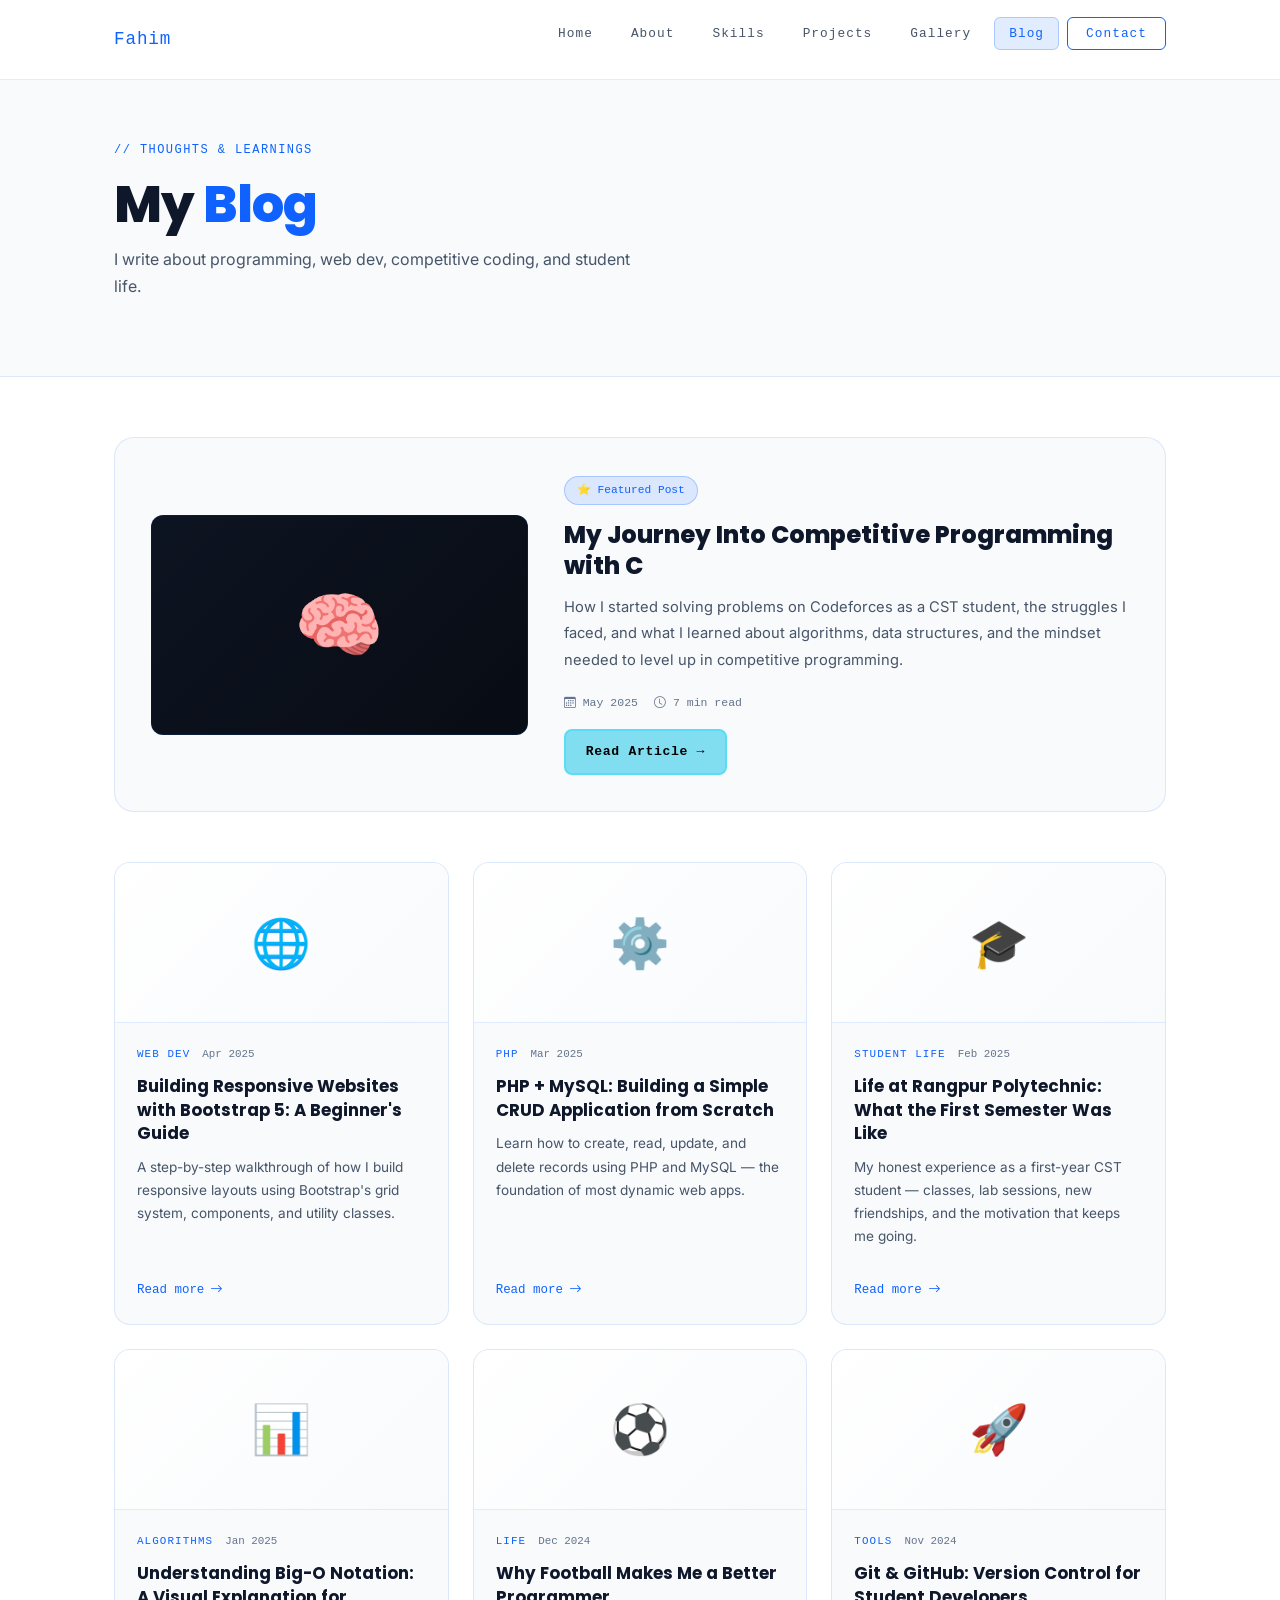
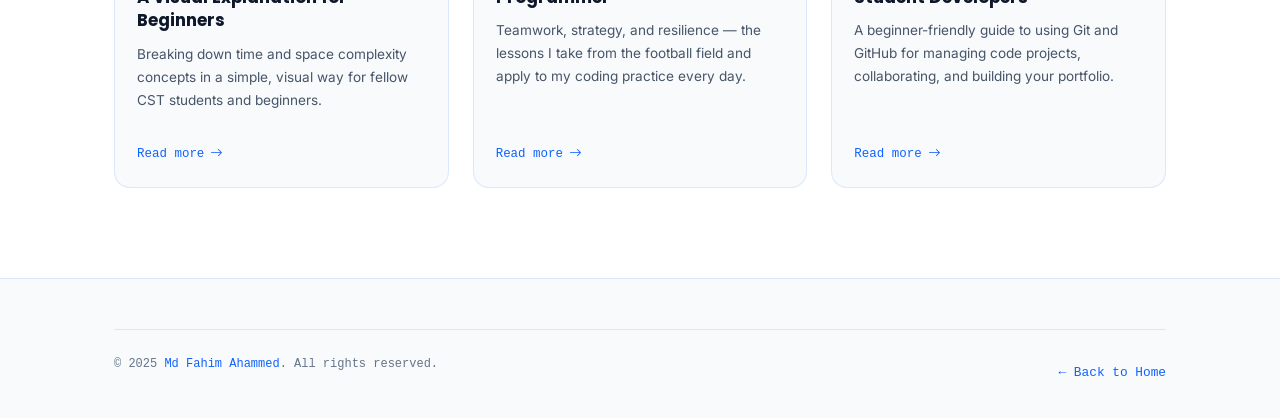
<file: blog.html>
<!DOCTYPE html>
<html lang="en">
<head>
  <meta charset="UTF-8" />
  <meta name="viewport" content="width=device-width, initial-scale=1.0" />
  <title>Blog | Md Fahim Ahammed</title>
  <link href="https://cdn.jsdelivr.net/npm/bootstrap@5.3.2/dist/css/bootstrap.min.css" rel="stylesheet" />
  <link href="https://cdn.jsdelivr.net/npm/bootstrap-icons@1.11.3/font/bootstrap-icons.css" rel="stylesheet" />
  <link rel="stylesheet" href="css/style.css" />
  <style>
    .page-hero {
      padding: 140px 0 60px;
      background: var(--bg-secondary);
      border-bottom: 1px solid var(--border);
    }
    .page-hero-tag {
      font-family: var(--font-mono);
      font-size: 0.75rem;
      color: var(--accent);
      letter-spacing: 0.12em;
      text-transform: uppercase;
      margin-bottom: 14px;
    }
    .page-hero-title {
      font-family: var(--font-display);
      font-size: clamp(2rem, 4vw, 3.2rem);
      font-weight: 800;
      letter-spacing: -0.02em;
    }
    .page-hero-title span { color: var(--accent); }
    .blog-section { padding: 60px 0 90px; }

    .featured-post {
      background: var(--bg-card);
      border: 1px solid var(--border);
      border-radius: 20px;
      padding: 36px;
      display: grid;
      grid-template-columns: 1fr 1.5fr;
      gap: 36px;
      align-items: center;
      margin-bottom: 50px;
      transition: var(--transition);
    }
    .featured-post:hover { border-color: var(--border-hover); box-shadow: var(--shadow-glow); }

    .featured-thumb {
      height: 220px;
      background: linear-gradient(135deg, #0d1421, #080c14);
      border-radius: 12px;
      display: flex;
      align-items: center;
      justify-content: center;
      font-size: 4.5rem;
      border: 1px solid var(--border);
    }

    .featured-label {
      display: inline-block;
      padding: 4px 12px;
      background: var(--accent-glow);
      border: 1px solid var(--border-hover);
      border-radius: 99px;
      font-family: var(--font-mono);
      font-size: 0.7rem;
      color: var(--accent);
      margin-bottom: 14px;
    }

    .featured-title {
      font-family: var(--font-display);
      font-size: 1.5rem;
      font-weight: 800;
      color: var(--text-primary);
      line-height: 1.3;
      margin-bottom: 12px;
    }

    .featured-excerpt {
      color: var(--text-secondary);
      font-size: 0.92rem;
      line-height: 1.8;
      margin-bottom: 20px;
    }

    @media (max-width: 768px) {
      .featured-post { grid-template-columns: 1fr; }
    }
  </style>
</head>
<body>

<!-- NAVBAR -->
<nav class="navbar" id="navbar">
  <div class="container">
    <a href="index.html" class="nav-logo">Fahim<span></span></a>
    <ul class="nav-links" id="navLinks">
      <li><a href="index.html">Home</a></li>
      <li><a href="index.html#about">About</a></li>
      <li><a href="index.html#skills">Skills</a></li>
      <li><a href="projects.html">Projects</a></li>
      <li><a href="gallery.html">Gallery</a></li>
      <li><a href="blog.html" class="active">Blog</a></li>
      <li><a href="index.html#contact" class="nav-cta">Contact</a></li>
    </ul>
    <button class="hamburger" id="hamburger"><span></span><span></span><span></span></button>
  </div>
</nav>

<!-- PAGE HERO -->
<div class="page-hero">
  <div class="container">
    <div class="page-hero-tag">// Thoughts & Learnings</div>
    <h1 class="page-hero-title">My <span>Blog</span></h1>
    <p class="section-subtitle" style="margin-top:10px">I write about programming, web dev, competitive coding, and student life.</p>
  </div>
</div>

<!-- BLOG -->
<section class="blog-section">
  <div class="container">

    <!-- Featured Post -->
    <div class="featured-post fade-up">
      <div class="featured-thumb">🧠</div>
      <div>
        <span class="featured-label">⭐ Featured Post</span>
        <h2 class="featured-title">My Journey Into Competitive Programming with C</h2>
        <p class="featured-excerpt">
          How I started solving problems on Codeforces as a CST student, the struggles I faced,
          and what I learned about algorithms, data structures, and the mindset needed to level up in competitive programming.
        </p>
        <div style="display:flex;gap:16px;align-items:center;flex-wrap:wrap;">
          <span style="font-family:var(--font-mono);font-size:0.72rem;color:var(--text-muted)">
            <i class="bi bi-calendar3"></i> May 2025
          </span>
          <span style="font-family:var(--font-mono);font-size:0.72rem;color:var(--text-muted)">
            <i class="bi bi-clock"></i> 7 min read
          </span>
        </div>
        <a href="#" class="btn-primary" style="display:inline-flex;margin-top:16px;font-size:0.82rem;padding:10px 20px;">
          Read Article →
        </a>
      </div>
    </div>

    <!-- Blog Grid -->
    <div class="blog-grid">

      <a class="blog-card fade-up" href="#">
        <div class="blog-thumb">🌐</div>
        <div class="blog-body">
          <div class="blog-meta">
            <span class="blog-cat">Web Dev</span>
            <span class="blog-date">Apr 2025</span>
          </div>
          <h3 class="blog-title">Building Responsive Websites with Bootstrap 5: A Beginner's Guide</h3>
          <p class="blog-excerpt">
            A step-by-step walkthrough of how I build responsive layouts using Bootstrap's grid system, components, and utility classes.
          </p>
          <span class="blog-read-more">Read more <i class="bi bi-arrow-right"></i></span>
        </div>
      </a>

      <a class="blog-card fade-up" href="#">
        <div class="blog-thumb">⚙️</div>
        <div class="blog-body">
          <div class="blog-meta">
            <span class="blog-cat">PHP</span>
            <span class="blog-date">Mar 2025</span>
          </div>
          <h3 class="blog-title">PHP + MySQL: Building a Simple CRUD Application from Scratch</h3>
          <p class="blog-excerpt">
            Learn how to create, read, update, and delete records using PHP and MySQL — the foundation of most dynamic web apps.
          </p>
          <span class="blog-read-more">Read more <i class="bi bi-arrow-right"></i></span>
        </div>
      </a>

      <a class="blog-card fade-up" href="#">
        <div class="blog-thumb">🎓</div>
        <div class="blog-body">
          <div class="blog-meta">
            <span class="blog-cat">Student Life</span>
            <span class="blog-date">Feb 2025</span>
          </div>
          <h3 class="blog-title">Life at Rangpur Polytechnic: What the First Semester Was Like</h3>
          <p class="blog-excerpt">
            My honest experience as a first-year CST student — classes, lab sessions, new friendships, and the motivation that keeps me going.
          </p>
          <span class="blog-read-more">Read more <i class="bi bi-arrow-right"></i></span>
        </div>
      </a>

      <a class="blog-card fade-up" href="#">
        <div class="blog-thumb">📊</div>
        <div class="blog-body">
          <div class="blog-meta">
            <span class="blog-cat">Algorithms</span>
            <span class="blog-date">Jan 2025</span>
          </div>
          <h3 class="blog-title">Understanding Big-O Notation: A Visual Explanation for Beginners</h3>
          <p class="blog-excerpt">
            Breaking down time and space complexity concepts in a simple, visual way for fellow CST students and beginners.
          </p>
          <span class="blog-read-more">Read more <i class="bi bi-arrow-right"></i></span>
        </div>
      </a>

      <a class="blog-card fade-up" href="#">
        <div class="blog-thumb">⚽</div>
        <div class="blog-body">
          <div class="blog-meta">
            <span class="blog-cat">Life</span>
            <span class="blog-date">Dec 2024</span>
          </div>
          <h3 class="blog-title">Why Football Makes Me a Better Programmer</h3>
          <p class="blog-excerpt">
            Teamwork, strategy, and resilience — the lessons I take from the football field and apply to my coding practice every day.
          </p>
          <span class="blog-read-more">Read more <i class="bi bi-arrow-right"></i></span>
        </div>
      </a>

      <a class="blog-card fade-up" href="#">
        <div class="blog-thumb">🚀</div>
        <div class="blog-body">
          <div class="blog-meta">
            <span class="blog-cat">Tools</span>
            <span class="blog-date">Nov 2024</span>
          </div>
          <h3 class="blog-title">Git & GitHub: Version Control for Student Developers</h3>
          <p class="blog-excerpt">
            A beginner-friendly guide to using Git and GitHub for managing code projects, collaborating, and building your portfolio.
          </p>
          <span class="blog-read-more">Read more <i class="bi bi-arrow-right"></i></span>
        </div>
      </a>

    </div>
  </div>
</section>

<!-- FOOTER -->
<footer class="footer">
  <div class="container">
    <div class="footer-bottom">
      <p class="footer-copy">&copy; 2025 <span>Md Fahim Ahammed</span>. All rights reserved.</p>
      <a href="index.html" style="font-family:var(--font-mono);font-size:0.8rem;color:var(--accent);text-decoration:none;">← Back to Home</a>
    </div>
  </div>
</footer>

<a href="#" class="back-top" id="backTop">↑</a>

<script src="https://cdn.jsdelivr.net/npm/bootstrap@5.3.2/dist/js/bootstrap.bundle.min.js"></script>
<script src="js/main.js"></script>
</body>
</html>
</file>
<file: css/style.css>
/* =============================================
   Md Fahim Ahammed - Portfolio CSS
   ============================================= */

@import url("https://fonts.googleapis.com/css2?family=Inter:wght@300;400;500;600;700&family=Poppins:wght@400;500;600;700&display=swap");

:root {
  --bg-primary: #ffffff;
  --bg-secondary: #f8fafc;
  --bg-card: #f8fafc;
  --accent: #0f62ff;
  --accent-2: #7c3aed;
  --accent-glow: rgba(15, 98, 255, 0.12);
  --text-primary: #0f172a;
  --text-secondary: #475569;
  --text-muted: #64748b;

  --border: rgba(15, 98, 255, 0.12);
  --border-hover: rgba(15, 98, 255, 0.25);
  --font-display: "Poppins", sans-serif;
  --font-mono: "Space Mono", monospace;
  --font-body: "Inter", sans-serif;
  --transition: all 0.3s cubic-bezier(0.4, 0, 0.2, 1);
  --shadow-glow: 0 0 30px rgba(0, 212, 255, 0.15);
  --container-width: 1100px;
}

* {
  margin: 0;
  padding: 0;
  box-sizing: border-box;
}

html {
  scroll-behavior: smooth;
  font-size: 16px;
}

body {
  background-color: var(--bg-primary);
  color: var(--text-primary);
  font-family: var(--font-body);
  line-height: 1.7;
  overflow-x: hidden;
}

/* ---- Scrollbar ---- */
::-webkit-scrollbar {
  width: 5px;
}
::-webkit-scrollbar-track {
  background: var(--bg-primary);
}
::-webkit-scrollbar-thumb {
  background: var(--accent);
  border-radius: 99px;
}

/* ---- Selection ---- */
::selection {
  background: var(--accent);
  color: #000;
}

/* ---- Container ---- */
.container {
  max-width: var(--container-width);
  margin: 0 auto;
  padding: 0 24px;
}

/* =============================================
   NAVBAR
   ============================================= */
.navbar {
  position: fixed;
  top: 0;
  left: 0;
  right: 0;
  z-index: 1000;
  padding: 18px 0;
  background: rgba(255, 255, 255, 0.95);
  backdrop-filter: blur(20px);
  -webkit-backdrop-filter: blur(20px);
  border-bottom: 1px solid rgba(15, 98, 255, 0.12);
  transition: var(--transition);
}

.navbar.scrolled {
  padding: 12px 0;
  box-shadow: 0 10px 30px rgba(15, 98, 255, 0.08);
}

.navbar .container {
  display: flex;
  align-items: center;
  justify-content: space-between;
}

.nav-logo {
  font-family: var(--font-mono);
  font-size: 1.1rem;
  color: var(--accent);
  text-decoration: none;
  letter-spacing: 0.05em;
}

.nav-logo span {
  color: var(--text-secondary);
}

.nav-links {
  display: flex;
  align-items: center;
  gap: 8px;
  list-style: none;
}

.nav-links a {
  color: var(--text-secondary);
  text-decoration: none;
  font-family: var(--font-mono);
  font-size: 0.8rem;
  letter-spacing: 0.08em;
  padding: 8px 14px;
  border-radius: 6px;
  transition: var(--transition);
  border: 1px solid transparent;
}

.nav-links a:hover,
.nav-links a.active {
  color: var(--accent);
  border-color: var(--border-hover);
  background: var(--accent-glow);
}

.nav-cta {
  font-family: var(--font-mono);
  font-size: 0.8rem;
  color: var(--accent) !important;
  border: 1px solid var(--accent) !important;
  padding: 8px 18px !important;
  border-radius: 6px;
  transition: var(--transition) !important;
}

.nav-cta:hover {
  background: var(--accent) !important;
  color: #000 !important;
}

.hamburger {
  display: none;
  flex-direction: column;
  gap: 5px;
  cursor: pointer;
  padding: 4px;
  background: none;
  border: none;
}

.hamburger span {
  width: 24px;
  height: 2px;
  background: var(--accent);
  display: block;
  transition: var(--transition);
  border-radius: 2px;
}

.hamburger.open span:nth-child(1) {
  transform: rotate(45deg) translate(5px, 5px);
}
.hamburger.open span:nth-child(2) {
  opacity: 0;
}
.hamburger.open span:nth-child(3) {
  transform: rotate(-45deg) translate(5px, -5px);
}

/* =============================================
   HERO SECTION
   ============================================= */
.hero {
  min-height: 100vh;
  display: flex;
  align-items: center;
  padding: 120px 0 80px;
  position: relative;
  overflow: hidden;
}

.hero::before {
  content: "";
  position: absolute;
  top: -200px;
  right: -200px;
  width: 600px;
  height: 600px;
  background: radial-gradient(
    circle,
    rgba(0, 212, 255, 0.08) 0%,
    transparent 70%
  );
  pointer-events: none;
}

.hero::after {
  content: "";
  position: absolute;
  bottom: -100px;
  left: -100px;
  width: 400px;
  height: 400px;
  background: radial-gradient(
    circle,
    rgba(124, 58, 237, 0.06) 0%,
    transparent 70%
  );
  pointer-events: none;
}

.hero-grid {
  display: grid;
  grid-template-columns: 1fr 420px;
  gap: 60px;
  align-items: center;
}

.hero-tag {
  display: inline-flex;
  align-items: center;
  gap: 8px;
  font-family: var(--font-mono);
  font-size: 0.75rem;
  color: var(--accent);
  letter-spacing: 0.12em;
  text-transform: uppercase;
  margin-bottom: 24px;
  padding: 6px 14px;
  border: 1px solid var(--border-hover);
  border-radius: 99px;
  background: var(--accent-glow);
}

.hero-tag::before {
  content: "";
  width: 6px;
  height: 6px;
  background: var(--accent);
  border-radius: 50%;
  animation: pulse 2s infinite;
}

@keyframes pulse {
  0%,
  100% {
    opacity: 1;
    transform: scale(1);
  }
  50% {
    opacity: 0.5;
    transform: scale(0.8);
  }
}

.hero-title {
  font-family: var(--font-display);
  font-size: clamp(2.2rem, 5vw, 3.8rem);
  font-weight: 800;
  line-height: 1.1;
  margin-bottom: 16px;
  letter-spacing: -0.02em;
}

.hero-title .name {
  color: var(--accent);
  display: block;
}

.hero-subtitle {
  font-family: var(--font-mono);
  font-size: clamp(0.85rem, 1.5vw, 1rem);
  color: var(--text-secondary);
  margin-bottom: 20px;
  letter-spacing: 0.05em;
}

.typed-text {
  color: var(--accent);
  border-right: 2px solid var(--accent);
  animation: blink 0.8s infinite;
}

@keyframes blink {
  0%,
  100% {
    border-color: var(--accent);
  }
  50% {
    border-color: transparent;
  }
}

.hero-description {
  color: var(--text-secondary);
  font-size: 1rem;
  max-width: 520px;
  margin-bottom: 36px;
  line-height: 1.8;
}

.hero-buttons {
  display: flex;
  gap: 14px;
  flex-wrap: wrap;
  margin-bottom: 40px;
}

.btn-primary {
  display: inline-flex;
  align-items: center;
  gap: 8px;
  padding: 14px 28px;
  background-color: #4ad3ebb0;
  color: #000000;
  font-family: var(--font-mono);
  font-size: 0.85rem;
  font-weight: 700;
  text-decoration: none;
  border-radius: 8px;
  letter-spacing: 0.05em;
  transition: var(--transition);
  border: 2px solid #5addf4;
}

.btn-primary:hover {
  background: rgba(255, 255, 255, 0.95);
  color: var(--accent-2);
  border-color: rgba(15, 98, 255, 0.12);
  box-shadow: 0 14px 35px rgba(15, 98, 255, 0.12);
  transform: translateY(-2px);
}

.btn-secondary {
  display: inline-flex;
  align-items: center;
  gap: 8px;
  padding: 14px 28px;
  background: transparent;
  color: var(--text-primary);
  font-family: var(--font-mono);
  font-size: 0.85rem;
  text-decoration: none;
  border-radius: 8px;
  letter-spacing: 0.05em;
  transition: var(--transition);
  border: 2px solid var(--border);
}

.btn-secondary:hover {
  border-color: rgba(15, 98, 255, 0.12);
  color: var(--accent);
  background: rgba(255, 255, 255, 0.95);
  box-shadow: 0 14px 35px rgba(15, 98, 255, 0.12);
  transform: translateY(-2px);
}

.hero-socials {
  display: flex;
  gap: 12px;
}

.social-link {
  width: 40px;
  height: 40px;
  display: flex;
  align-items: center;
  justify-content: center;
  border: 1px solid var(--border);
  border-radius: 8px;
  color: var(--text-secondary);
  text-decoration: none;
  transition: var(--transition);
  font-size: 1rem;
}

.social-link:hover {
  border-color: var(--accent);
  color: var(--accent);
  background: var(--accent-glow);
  transform: translateY(-3px);
}

/* Hero Image */
.hero-image-wrap {
  position: relative;
  display: flex;
  justify-content: center;
}

.hero-image-frame {
  position: relative;
  width: 340px;
  height: 420px;
}

.hero-image-frame::before {
  content: "";
  position: absolute;
  inset: -2px;
  border-radius: 20px;
  background: linear-gradient(
    135deg,
    var(--accent),
    var(--accent-2),
    transparent
  );
  z-index: 0;
}

.hero-image-frame::after {
  content: "";
  position: absolute;
  top: 16px;
  left: 16px;
  right: -16px;
  bottom: -16px;
  border: 1px solid var(--border-hover);
  border-radius: 20px;
  z-index: -1;
}

.hero-image-frame img {
  position: relative;
  z-index: 1;
  width: 100%;
  height: 100%;
  object-fit: cover;
  border-radius: 18px;
  display: block;
}

.hero-badge {
  position: absolute;
  bottom: -20px;
  left: -20px;
  background: var(--bg-card);
  border: 1px solid var(--border-hover);
  border-radius: 12px;
  padding: 12px 16px;
  display: flex;
  align-items: center;
  gap: 10px;
  z-index: 2;
}

.hero-badge .badge-icon {
  font-size: 1.5rem;
}

.hero-badge .badge-text {
  font-family: var(--font-mono);
  font-size: 0.7rem;
  color: var(--text-secondary);
  line-height: 1.4;
}

.hero-badge .badge-text strong {
  display: block;
  color: var(--accent);
  font-size: 0.8rem;
}

/* Stats bar */
.hero-stats {
  display: flex;
  gap: 40px;
  margin-top: 20px;
  padding-top: 20px;
  border-top: 1px solid var(--border);
}

.stat-item .stat-num {
  font-family: var(--font-display);
  font-size: 1.6rem;
  font-weight: 800;
  color: var(--accent);
  line-height: 1;
}

.stat-item .stat-label {
  font-size: 0.75rem;
  color: var(--text-muted);
  font-family: var(--font-mono);
  letter-spacing: 0.05em;
  margin-top: 4px;
}

/* =============================================
   SECTION COMMON
   ============================================= */
section {
  padding: 90px 0;
}

.section-header {
  margin-bottom: 56px;
}

.section-tag {
  display: inline-flex;
  align-items: center;
  gap: 8px;
  font-family: var(--font-mono);
  font-size: 0.72rem;
  color: var(--accent);
  letter-spacing: 0.15em;
  text-transform: uppercase;
  margin-bottom: 12px;
}

.section-tag::before {
  content: "//";
  opacity: 0.5;
}

.section-title {
  font-family: var(--font-display);
  font-size: clamp(1.8rem, 3vw, 2.6rem);
  font-weight: 800;
  line-height: 1.15;
  letter-spacing: -0.02em;
}

.section-title span {
  color: var(--accent);
}

.section-subtitle {
  color: var(--text-secondary);
  font-size: 1rem;
  margin-top: 12px;
  max-width: 520px;
}

/* =============================================
   ABOUT SECTION
   ============================================= */
.about-bg {
  background: var(--bg-secondary);
}

.about-grid {
  display: grid;
  grid-template-columns: 1fr 1fr;
  gap: 60px;
  align-items: start;
}

.about-text p {
  color: var(--text-secondary);
  margin-bottom: 16px;
  line-height: 1.85;
}

.about-text p strong {
  color: var(--accent);
}

.about-info-grid {
  display: grid;
  grid-template-columns: 1fr 1fr;
  gap: 14px;
  margin-top: 28px;
}

.info-item {
  background: var(--bg-card);
  border: 1px solid var(--border);
  border-radius: 10px;
  padding: 14px 16px;
  transition: var(--transition);
}

.info-item:hover {
  border-color: var(--border-hover);
}

.info-item .info-label {
  font-family: var(--font-mono);
  font-size: 0.68rem;
  color: var(--text-muted);
  text-transform: uppercase;
  letter-spacing: 0.1em;
  margin-bottom: 4px;
}

.info-item .info-value {
  font-size: 0.9rem;
  color: var(--text-primary);
  font-weight: 500;
}

/* Education Timeline */
.education-title {
  font-family: var(--font-display);
  font-size: 1.1rem;
  font-weight: 700;
  color: var(--text-primary);
  margin-bottom: 20px;
}

.timeline {
  position: relative;
  padding-left: 24px;
}

.timeline::before {
  content: "";
  position: absolute;
  left: 0;
  top: 0;
  bottom: 0;
  width: 1px;
  background: var(--border);
}

.timeline-item {
  position: relative;
  margin-bottom: 28px;
  padding-bottom: 28px;
  border-bottom: 1px solid var(--border);
}

.timeline-item:last-child {
  border-bottom: none;
  margin-bottom: 0;
}

.timeline-item::before {
  content: "";
  position: absolute;
  left: -28px;
  top: 6px;
  width: 10px;
  height: 10px;
  background: var(--accent);
  border-radius: 50%;
  box-shadow: 0 0 10px var(--accent);
}

.timeline-year {
  font-family: var(--font-mono);
  font-size: 0.72rem;
  color: var(--accent);
  letter-spacing: 0.1em;
  margin-bottom: 6px;
}

.timeline-school {
  font-family: var(--font-display);
  font-size: 1rem;
  font-weight: 700;
  color: var(--text-primary);
  margin-bottom: 4px;
}

.timeline-detail {
  font-size: 0.85rem;
  color: var(--text-secondary);
}

.timeline-badge {
  display: inline-block;
  margin-top: 6px;
  padding: 3px 10px;
  background: var(--accent-glow);
  border: 1px solid var(--border-hover);
  border-radius: 99px;
  font-family: var(--font-mono);
  font-size: 0.7rem;
  color: var(--accent);
}

/* =============================================
   SKILLS SECTION
   ============================================= */
.skills-grid {
  display: grid;
  grid-template-columns: repeat(auto-fit, minmax(260px, 1fr));
  gap: 20px;
}

.skill-card {
  background: var(--bg-card);
  border: 1px solid var(--border);
  border-radius: 14px;
  padding: 24px;
  transition: var(--transition);
  position: relative;
  overflow: hidden;
}

.skill-card::before {
  content: "";
  position: absolute;
  top: 0;
  left: 0;
  right: 0;
  height: 2px;
  background: linear-gradient(90deg, var(--accent), var(--accent-2));
  transform: scaleX(0);
  transition: var(--transition);
}

.skill-card:hover::before {
  transform: scaleX(1);
}
.skill-card:hover {
  border-color: var(--border-hover);
  transform: translateY(-4px);
}

.skill-card-icon {
  font-size: 1.8rem;
  margin-bottom: 14px;
}

.skill-card-title {
  font-family: var(--font-display);
  font-size: 1rem;
  font-weight: 700;
  color: var(--text-primary);
  margin-bottom: 14px;
}

.skill-tags {
  display: flex;
  flex-wrap: wrap;
  gap: 8px;
}

.skill-tag {
  padding: 4px 10px;
  background: var(--bg-secondary);
  border: 1px solid var(--border);
  border-radius: 6px;
  font-family: var(--font-mono);
  font-size: 0.72rem;
  color: var(--text-secondary);
  transition: var(--transition);
}

.skill-tag:hover {
  background-color: #f6a9ee;
  border-color: #bf72af:
  color: black;
}

.learning-note {
  margin-top: 16px;
  font-family: var(--font-mono);
  font-size: 0.82rem;
  color: var(--text-secondary);
  line-height: 1.5;
}

.learning-note a {
  color: var(--accent);
  text-decoration: none;
}

.learning-note a:hover {
  text-decoration: underline;
}

/* =============================================
   PROJECTS SECTION
   ============================================= */
.projects-bg {
  background: var(--bg-secondary);
}

.projects-grid {
  display: grid;
  grid-template-columns: repeat(auto-fit, minmax(300px, 1fr));
  gap: 24px;
}

.project-card {
  background: var(--bg-card);
  border: 1px solid var(--border);
  border-radius: 16px;
  overflow: hidden;
  transition: var(--transition);
  display: flex;
  flex-direction: column;
}

.project-card:hover {
  border-color: rgba(15, 98, 255, 0.18);
  transform: translateY(-4px);
  box-shadow:
    0 12px 24px rgba(15, 98, 255, 0.12),
    0 4px 16px rgba(15, 23, 42, 0.08);
}

.project-img {
  height: 190px;
  background: linear-gradient(135deg, var(--bg-secondary), var(--bg-primary));
  display: flex;
  align-items: center;
  justify-content: center;
  font-size: 3.5rem;
  position: relative;
  overflow: hidden;
}

.project-img img {
  width: 100%;
  height: 100%;
  object-fit: cover;
  display: block;
}

.project-img::after {
  content: "";
  position: absolute;
  inset: 0;
  /* background: linear-gradient(to bottom, transparent 50%, var(--bg-card)); */
}

.project-body {
  padding: 22px;
  flex: 1;
  display: flex;
  flex-direction: column;
}

.project-status {
  display: inline-block;
  padding: 3px 10px;
  border-radius: 99px;
  font-family: var(--font-mono);
  font-size: 0.68rem;
  letter-spacing: 0.08em;
  margin-bottom: 12px;
}

.project-status.live {
  background: rgba(0, 255, 128, 0.1);
  border: 1px solid rgba(0, 255, 128, 0.3);
  color: var(--accent-2);
}

.project-status.wip {
  background: rgba(255, 166, 0, 0.1);
  border: 1px solid rgba(255, 166, 0, 0.3);
  color: #ffa600;
}

.project-title {
  font-family: var(--font-display);
  font-size: 1.15rem;
  font-weight: 700;
  color: var(--text-primary);
  margin-bottom: 8px;
}

.project-desc {
  color: var(--text-secondary);
  font-size: 0.88rem;
  line-height: 1.7;
  flex: 1;
  margin-bottom: 18px;
}

.project-tech {
  display: flex;
  flex-wrap: wrap;
  gap: 6px;
  margin-bottom: 18px;
}

.tech-tag {
  padding: 3px 10px;
  background: var(--accent-glow);
  border: 1px solid var(--border-hover);
  border-radius: 6px;
  font-family: var(--font-mono);
  font-size: 0.68rem;
  color: var(--accent);
}

.project-links {
  display: flex;
  gap: 10px;
}

.project-link {
  display: inline-flex;
  align-items: center;
  gap: 6px;
  padding: 8px 16px;
  border-radius: 8px;
  font-family: var(--font-mono);
  font-size: 0.75rem;
  text-decoration: none;
  transition: var(--transition);
  border: 1px solid var(--border);
  color: var(--text-secondary);
}

.project-link:hover {
  border-color: var(--accent);
  color: var(--accent);
  background: var(--accent-glow);
}

.project-link.primary {
  background-color: #5addf4;
  color: #000;
  border-color: #05cff2;
}

.project-link.primary:hover {
  background: transparent;
  color: var(--accent);
}

/* =============================================
   GALLERY SECTION
   ============================================= */
.gallery-grid {
  display: grid;
  grid-template-columns: repeat(auto-fill, minmax(220px, 1fr));
  gap: 16px;
}

.gallery-item {
  position: relative;
  aspect-ratio: 1;
  border-radius: 12px;
  overflow: hidden;
  border: 1px solid var(--border);
  cursor: pointer;
  background: var(--bg-card);
  display: flex;
  align-items: center;
  justify-content: center;
  transition: var(--transition);
}

.gallery-item img {
  width: 100%;
  height: 100%;
  object-fit: cover;
  transition: var(--transition);
}

.gallery-item:hover img {
  transform: scale(1.05);
}

.gallery-overlay {
  position: absolute;
  inset: 0;
  background: rgba(0, 0, 0, 0.65);
  display: flex;
  align-items: center;
  justify-content: center;
  opacity: 0;
  transition: var(--transition);
}

.gallery-item:hover .gallery-overlay {
  opacity: 1;
}

.gallery-overlay span {
  color: #fff;
  font-size: 1.5rem;
}

.gallery-placeholder {
  font-size: 2.5rem;
  color: var(--text-muted);
  flex-direction: column;
  gap: 8px;
}

.gallery-placeholder p {
  font-size: 0.75rem;
  color: var(--text-muted);
  font-family: var(--font-mono);
}

/* Lightbox */
.lightbox {
  display: none;
  position: fixed;
  inset: 0;
  z-index: 9999;
  background: rgba(0, 0, 0, 0.92);
  align-items: center;
  justify-content: center;
}

.lightbox.active {
  display: flex;
}

.lightbox img {
  max-width: 90vw;
  max-height: 90vh;
  border-radius: 12px;
  object-fit: contain;
}

.lightbox-close {
  position: absolute;
  top: 20px;
  right: 24px;
  font-size: 2rem;
  color: #fff;
  cursor: pointer;
  background: none;
  border: none;
  line-height: 1;
}

.page-hero {
  padding: 140px 0 60px;
  background: var(--bg-secondary);
  border-bottom: 1px solid var(--border);
}

.page-hero-tag {
  font-family: var(--font-mono);
  font-size: 0.75rem;
  color: var(--accent);
  letter-spacing: 0.12em;
  text-transform: uppercase;
  margin-bottom: 14px;
}

.page-hero-title {
  font-family: var(--font-display);
  font-size: clamp(2rem, 4vw, 3.2rem);
  font-weight: 800;
  letter-spacing: -0.02em;
}

.page-hero-title span {
  color: var(--accent);
}

.page-hero-subtitle {
  margin-top: 10px;
}

.gallery-section {
  padding: 60px 0 90px;
}

.gallery-masonry {
  columns: 4;
  column-gap: 16px;
}

@media (max-width: 992px) {
  .gallery-masonry {
    columns: 3;
  }
}

@media (max-width: 640px) {
  .gallery-masonry {
    columns: 2;
  }
}

.gallery-cell {
  break-inside: avoid;
  margin-bottom: 16px;
  border-radius: 12px;
  overflow: hidden;
  border: 1px solid var(--border);
  background: var(--bg-card);
  position: relative;
  cursor: pointer;
  transition: var(--transition);
}

.gallery-cell:hover {
  border-color: var(--border);
  transform: none;
}

.gallery-cell img {
  width: 100%;
  display: block;
  transition: var(--transition);
}

.gallery-cell:hover img {
  transform: none;
}

.gallery-cell .overlay {
  position: absolute;
  inset: 0;
  background: rgba(0, 0, 0, 0.6);
  display: flex;
  align-items: center;
  justify-content: center;
  opacity: 0;
  transition: var(--transition);
  pointer-events: none;
}

.gallery-cell:hover .overlay {
  opacity: 0;
}

.gallery-cell .overlay i {
  font-size: 2rem;
  color: #fff;
}

.gallery-placeholder-cell {
  aspect-ratio: 1;
  display: flex;
  flex-direction: column;
  align-items: center;
  justify-content: center;
  gap: 8px;
  color: var(--text-muted);
  font-family: var(--font-mono);
  font-size: 0.72rem;
  text-align: center;
  padding: 20px;
}

.gallery-placeholder-cell .ph-icon {
  font-size: 2.2rem;
}

.add-photos-notice {
  background: var(--bg-card);
  border: 1px dashed var(--border-hover);
  border-radius: 14px;
  padding: 40px;
  text-align: center;
  margin-bottom: 40px;
}

.add-photos-notice .notice-icon {
  font-size: 2.5rem;
  margin-bottom: 12px;
}

.add-photos-notice h3 {
  font-family: var(--font-display);
  font-size: 1.2rem;
  margin-bottom: 8px;
}

.add-photos-notice p {
  color: var(--text-secondary);
  font-size: 0.88rem;
  max-width: 420px;
  margin: 0 auto;
}

.gallery-note-block {
  margin-top: 40px;
  padding: 20px;
  background: var(--bg-card);
  border: 1px solid var(--border);
  border-radius: 12px;
}

.gallery-note-text {
  font-family: var(--font-mono);
  font-size: 0.78rem;
  color: var(--text-secondary);
  margin: 0;
}

.accent-code {
  color: var(--accent);
}

.secondary-code {
  color: var(--text-secondary);
}

.accent-strong {
  color: var(--accent);
}

.footer-back-link {
  font-family: var(--font-mono);
  font-size: 0.8rem;
  color: var(--accent);
  text-decoration: none;
}

/* =============================================
   BLOG SECTION
   ============================================= */
.blog-bg {
  background: var(--bg-secondary);
}

.blog-grid {
  display: grid;
  grid-template-columns: repeat(auto-fit, minmax(300px, 1fr));
  gap: 24px;
}

.blog-card {
  background: var(--bg-card);
  border: 1px solid var(--border);
  border-radius: 16px;
  overflow: hidden;
  transition: var(--transition);
  text-decoration: none;
  display: flex;
  flex-direction: column;
}

.blog-card:hover {
  border-color: var(--border-hover);
  transform: translateY(-5px);
  box-shadow: var(--shadow-glow);
}

.blog-thumb {
  height: 160px;
  background: linear-gradient(135deg, var(--bg-primary), var(--bg-secondary));
  display: flex;
  align-items: center;
  justify-content: center;
  font-size: 3rem;
  border-bottom: 1px solid var(--border);
}

.blog-body {
  padding: 22px;
  flex: 1;
  display: flex;
  flex-direction: column;
}

.blog-meta {
  display: flex;
  align-items: center;
  gap: 12px;
  margin-bottom: 12px;
}

.blog-cat {
  font-family: var(--font-mono);
  font-size: 0.68rem;
  color: var(--accent);
  letter-spacing: 0.1em;
  text-transform: uppercase;
}

.blog-date {
  font-family: var(--font-mono);
  font-size: 0.68rem;
  color: var(--text-muted);
}

.blog-title {
  font-family: var(--font-display);
  font-size: 1.05rem;
  font-weight: 700;
  color: var(--text-primary);
  line-height: 1.4;
  margin-bottom: 10px;
}

.blog-excerpt {
  font-size: 0.85rem;
  color: var(--text-secondary);
  line-height: 1.7;
  flex: 1;
}

.blog-read-more {
  display: inline-flex;
  align-items: center;
  gap: 6px;
  margin-top: 16px;
  font-family: var(--font-mono);
  font-size: 0.78rem;
  color: var(--accent);
}

/* =============================================
   CONTACT SECTION
   ============================================= */
.contact-grid {
  display: grid;
  grid-template-columns: 1fr 1.4fr;
  gap: 60px;
  align-items: start;
}

.contact-info-title {
  font-family: var(--font-display);
  font-size: 1.1rem;
  font-weight: 700;
  margin-bottom: 20px;
}

.contact-info-desc {
  color: var(--text-secondary);
  font-size: 0.92rem;
  line-height: 1.8;
  margin-bottom: 28px;
}

.contact-item {
  display: flex;
  align-items: flex-start;
  gap: 14px;
  margin-bottom: 20px;
}

.contact-icon {
  width: 40px;
  height: 40px;
  background: var(--accent-glow);
  border: 1px solid var(--border-hover);
  border-radius: 8px;
  display: flex;
  align-items: center;
  justify-content: center;
  font-size: 1rem;
  flex-shrink: 0;
}

.contact-item-text .label {
  font-family: var(--font-mono);
  font-size: 0.68rem;
  color: var(--text-muted);
  text-transform: uppercase;
  letter-spacing: 0.1em;
  margin-bottom: 2px;
}

.contact-item-text .value {
  color: var(--text-primary);
  font-size: 0.9rem;
}

.contact-item-text a {
  color: var(--text-primary);
  text-decoration: none;
  transition: var(--transition);
}

.contact-item-text a:hover {
  color: var(--accent);
}

.contact-socials {
  display: flex;
  gap: 10px;
  margin-top: 24px;
  flex-wrap: wrap;
}

.contact-social-link {
  display: flex;
  align-items: center;
  gap: 8px;
  padding: 9px 14px;
  border: 1px solid var(--border);
  border-radius: 8px;
  text-decoration: none;
  color: var(--text-secondary);
  font-family: var(--font-mono);
  font-size: 0.72rem;
  transition: var(--transition);
}

.contact-social-link:hover {
  border-color: var(--accent);
  color: var(--accent);
  background: var(--accent-glow);
}

/* Contact Form */
.contact-form {
  background: var(--bg-card);
  border: 1px solid var(--border);
  border-radius: 16px;
  padding: 32px;
}

.form-group {
  margin-bottom: 20px;
}

.form-group label {
  display: block;
  font-family: var(--font-mono);
  font-size: 0.72rem;
  color: var(--text-secondary);
  letter-spacing: 0.1em;
  text-transform: uppercase;
  margin-bottom: 8px;
}

.form-group input,
.form-group textarea,
.form-group select {
  width: 100%;
  background: var(--bg-secondary);
  border: 1px solid var(--border);
  border-radius: 8px;
  padding: 12px 16px;
  color: var(--text-primary);
  font-family: var(--font-body);
  font-size: 0.92rem;
  outline: none;
  transition: var(--transition);
  resize: vertical;
}

.form-group input:focus,
.form-group textarea:focus,
.form-group select:focus {
  border-color: var(--accent);
  box-shadow: 0 0 0 3px var(--accent-glow);
}

.form-group textarea {
  min-height: 130px;
}

.form-row {
  display: grid;
  grid-template-columns: 1fr 1fr;
  gap: 16px;
}

.btn-submit {
  width: 100%;
  padding: 14px;
  background: var(--accent);
  color: #000;
  font-family: var(--font-mono);
  font-size: 0.85rem;
  font-weight: 700;
  letter-spacing: 0.08em;
  border: 2px solid var(--accent);
  border-radius: 8px;
  cursor: pointer;
  transition: var(--transition);
  display: flex;
  align-items: center;
  justify-content: center;
  gap: 8px;
}

.btn-submit:hover {
  background: transparent;
  color: var(--accent);
}

/* Notification Toast */
.toast {
  position: fixed;
  bottom: 30px;
  right: 30px;
  background: var(--bg-card);
  border: 1px solid #00ff80;
  border-radius: 12px;
  padding: 16px 22px;
  display: flex;
  align-items: center;
  gap: 12px;
  z-index: 9999;
  transform: translateY(100px);
  opacity: 0;
  transition: all 0.4s cubic-bezier(0.4, 0, 0.2, 1);
  min-width: 280px;
}

.toast.show {
  transform: translateY(0);
  opacity: 1;
}

.toast-icon {
  font-size: 1.3rem;
}
.toast-msg {
  font-family: var(--font-mono);
  font-size: 0.82rem;
  color: var(--text-primary);
}
.toast-msg span {
  display: block;
  font-size: 0.72rem;
  color: var(--text-muted);
  margin-top: 2px;
}

/* =============================================
   FOOTER
   ============================================= */
.footer {
  background: var(--bg-secondary);
  border-top: 1px solid var(--border);
  padding: 50px 0 28px;
}

.footer-grid {
  display: grid;
  grid-template-columns: 1.5fr 1fr 1fr;
  gap: 40px;
  margin-bottom: 40px;
}

.footer-brand {
  font-family: var(--font-mono);
  font-size: 1.1rem;
  color: var(--accent);
  margin-bottom: 12px;
  cursor: pointer;
  transition: var(--transition);
  display: inline-block;
  padding: 6px 10px;
  border-radius: 6px;
}



.footer-brand:hover span {
  display: none;
}

.footer-desc {
  color: var(--text-secondary);
  font-size: 0.88rem;
  line-height: 1.8;
  max-width: 280px;
}

.footer-col-title {
  font-family: var(--font-mono);
  font-size: 0.72rem;
  color: var(--text-muted);
  text-transform: uppercase;
  letter-spacing: 0.15em;
  margin-bottom: 16px;
}

.footer-links {
  list-style: none;
  display: flex;
  flex-direction: column;
  gap: 10px;
}

.footer-links a {
  color: var(--text-secondary);
  text-decoration: none;
  font-size: 0.88rem;
  transition: var(--transition);
  padding: 10px 14px;
  border-radius: 8px;
  border: 1px solid transparent;
  display: inline-block;
}

.footer-links a:hover {
  color: var(--accent);
  background: var(--accent-glow);
  border: 1px solid rgba(15, 98, 255, 0.35);
  transform: translateX(4px);
  box-shadow: 0 4px 12px rgba(15, 98, 255, 0.12);
}

.footer-bottom {
  border-top: 1px solid var(--border);
  padding-top: 24px;
  display: flex;
  align-items: center;
  justify-content: space-between;
  flex-wrap: wrap;
  gap: 12px;
}

.footer-copy {
  font-family: var(--font-mono);
  font-size: 0.75rem;
  color: var(--text-muted);
}

.footer-copy span {
  color: var(--accent);
}

/* =============================================
   BACK TO TOP
   ============================================= */
.back-top {
  position: fixed;
  bottom: 30px;
  left: 30px;
  width: 42px;
  height: 42px;
  background: var(--bg-card);
  border: 1px solid var(--border-hover);
  border-radius: 8px;
  display: flex;
  align-items: center;
  justify-content: center;
  text-decoration: none;
  color: var(--accent);
  font-size: 1rem;
  transition: var(--transition);
  opacity: 0;
  visibility: hidden;
  z-index: 999;
}

.back-top.visible {
  opacity: 1;
  visibility: visible;
}
.back-top:hover {
  background: var(--accent);
  color: #000;
  transform: translateY(-3px);
}

/* =============================================
   ANIMATIONS
   ============================================= */
.fade-up {
  opacity: 0;
  transform: translateY(30px);
  transition:
    opacity 0.6s ease,
    transform 0.6s ease;
}

.fade-up.visible {
  opacity: 1;
  transform: translateY(0);
}

/* =============================================
   MOBILE MENU
   ============================================= */
@media (max-width: 768px) {
  .hamburger {
    display: flex;
  }

  .nav-links {
    position: fixed;
    top: 70px;
    left: 0;
    right: 0;
    background: var(--bg-secondary);
    border-bottom: 1px solid var(--border);
    flex-direction: column;
    padding: 20px;
    gap: 6px;
    transform: translateY(-120%);
    transition: var(--transition);
    z-index: 999;
  }

  .nav-links.open {
    transform: translateY(0);
  }
  .nav-links a {
    width: 100%;
    padding: 12px 16px;
    border-radius: 8px;
  }

  .hero-grid {
    grid-template-columns: 1fr;
    text-align: center;
  }
  .hero-image-wrap {
    order: -1;
    margin-bottom: 20px;
  }
  .hero-image-frame {
    width: 220px;
    height: 280px;
    margin: 0 auto;
  }
  .hero-buttons {
    justify-content: center;
  }
  .hero-socials {
    justify-content: center;
  }
  .hero-stats {
    justify-content: center;
    gap: 28px;
  }
  .hero-badge {
    display: none;
  }

  .about-grid {
    grid-template-columns: 1fr;
    gap: 36px;
  }
  .about-info-grid {
    grid-template-columns: 1fr 1fr;
  }

  .contact-grid {
    grid-template-columns: 1fr;
  }
  .form-row {
    grid-template-columns: 1fr;
  }

  .footer-grid {
    grid-template-columns: 1fr;
    gap: 30px;
  }
  .footer-bottom {
    flex-direction: column;
    text-align: center;
  }
}

@media (max-width: 480px) {
  .about-info-grid {
    grid-template-columns: 1fr;
  }
  .hero-stats {
    gap: 20px;
  }
  .gallery-grid {
    grid-template-columns: repeat(2, 1fr);
  }
}
</file>
